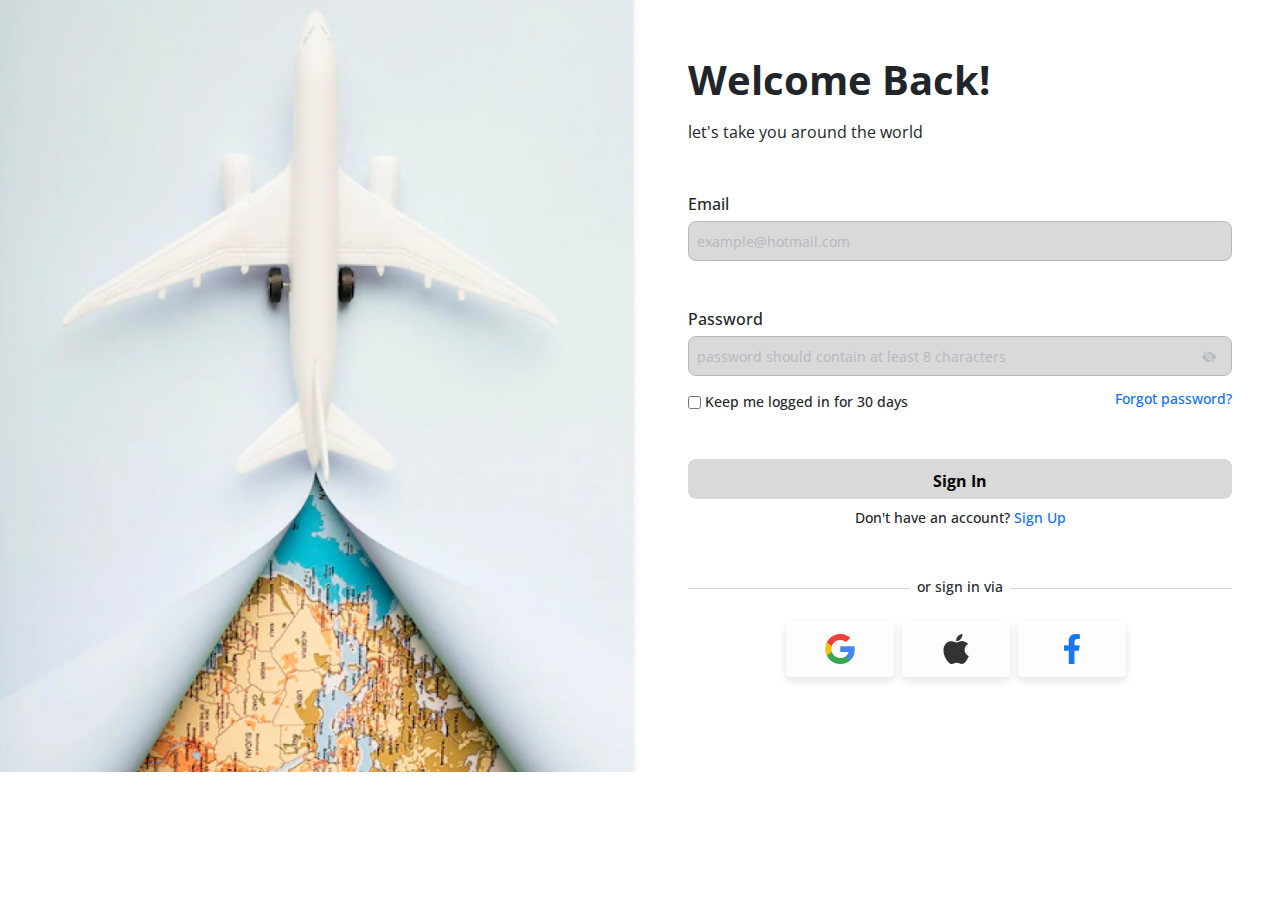
<file: index.html>
<!DOCTYPE html>
<html lang="en">
<head>
    <meta charset="UTF-8">
    <meta http-equiv="X-UA-Compatible" content="IE=edge">
    <meta name="viewport" content="width=device-width, initial-scale=1.0">
    <link rel="stylesheet" href="https://cdn.jsdelivr.net/npm/bootstrap-icons@1.8.3/font/bootstrap-icons.css">
    <link rel="stylesheet" href="css/bootstrap.css">
    <link rel="stylesheet" href="css/login.css">
    <title>Login</title>
</head>
<body>
    <div class="container-fluid">
        <div class="row">
            <div class="col-lg-6 login-image-container img-responsive">
                
            </div>
            <div class="col-lg-6 form section my-5">
                <div class="container">
                    <form action="login" id="form" class="mx-4">
                        <h4>Welcome Back!</h4>
                        <p>let's take you around the world</p>
                        <div class="form-body mt-5">
                            <label for="email">Email</label><br>
                            <input type="email" id="email-input" placeholder="example@hotmail.com" onkeydown="validation()">
                            <p id="email-error"></p>

                            <label for="password" class="password-label">Password</label>
                            <input type="password" id="password-input" placeholder="password should contain at least 8 characters" onkeydown="passwordValidation()">
                            <span class="eye" onclick="togglePassword ()">
                                <i class="bi bi-eye-fill eye-open"></i>
                                <i class="bi bi-eye-slash-fill eye-closed"></i>
                            </span>
                            <span id="password-error"></span>

                            <div class="forgot-password d-flex justify-content-between"> 
                                <div class="check-box d-flex align-items-center"> 
                                    <input type="checkbox" name="" id="logged-in">
                                    <label for="" class="small-text ps-1 pt-1">Keep me logged in for 30 days</label>
                                </div>
                                <div class="forgot">
                                    <a href="#" class="small-text">Forgot password?</a><br>
                                </div>
                            </div>
                           

                            <button class="fw-bold mb-2" type="submit">Sign In</button>
                            <p class="small-text text-center mb-5">Don't have an account? <span class="text-primary small-text text-center"><a href="#">Sign Up</a></span></p>
                            <p class="small-text text-center mb-4 hr-lines">or sign in via</p>
                            <div class="socials-section mb-5">
                                <div class="socials-login d-flex justify-content-center align-items-center">
                                    <div class="google login-social-image-box"><img src="images/Google.png" alt="google"></div>
                                    <div class="apple login-social-image-box"><img src="images/apple.png" alt="apple"></div>
                                    <div class="facebook login-social-image-box"><img src="images/facebook.png" alt="facebook"></div>
                                </div>
                            </div>
                        </div>
                        
                    </form>
                </div>
            </div>
        </div>
    </div>

    <script src="js/login.js"></script>
    <script src="js/bootstrap.js"></script>
    
</body>
</html>
</file>
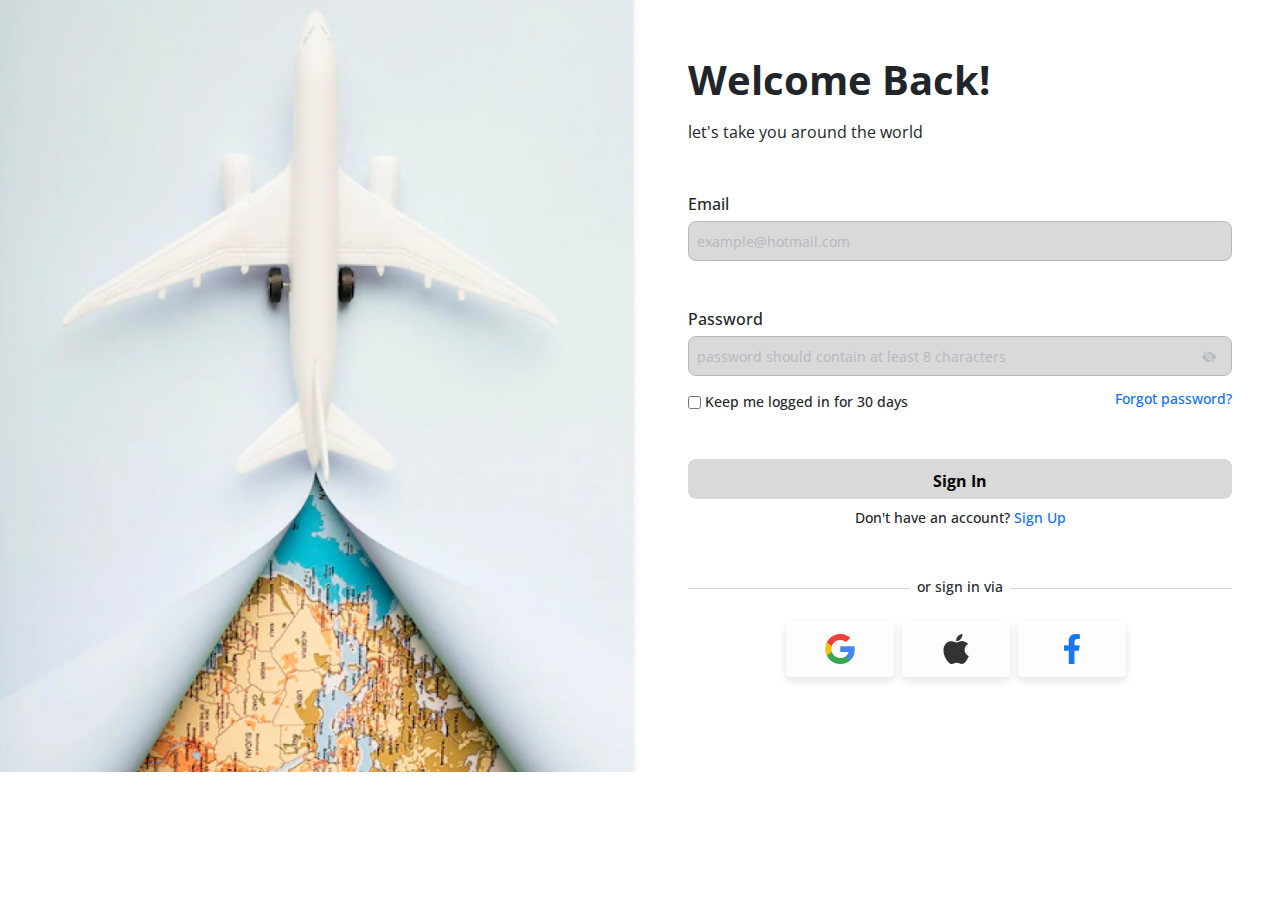
<file: login.html>
<!DOCTYPE html>
<html lang="en">
<head>
    <meta charset="UTF-8">
    <meta http-equiv="X-UA-Compatible" content="IE=edge">
    <meta name="viewport" content="width=device-width, initial-scale=1.0">
    <link rel="stylesheet" href="https://cdn.jsdelivr.net/npm/bootstrap-icons@1.8.3/font/bootstrap-icons.css">
    <link rel="stylesheet" href="css/bootstrap.css">
    <link rel="stylesheet" href="css/login.css">
    <title>Login</title>
</head>
<body>
    <div class="container-fluid">
        <div class="row">
            <div class="col-lg-6 login-image-container img-responsive">
                
            </div>
            <div class="col-lg-6 form section my-5">
                <div class="container">
                    <form action="login" id="form" class="mx-4">
                        <h4>Welcome Back!</h4>
                        <p>let's take you around the world</p>
                        <div class="form-body mt-5">
                            <label for="email">Email</label><br>
                            <input type="email" id="email-input" placeholder="example@hotmail.com" onkeydown="validation()">
                            <p id="email-error"></p>

                            <label for="password" class="password-label">Password</label>
                            <input type="password" id="password-input" placeholder="password should contain at least 8 characters" onkeydown="passwordValidation()">
                            <span class="eye" onclick="togglePassword ()">
                                <i class="bi bi-eye-fill eye-open"></i>
                                <i class="bi bi-eye-slash-fill eye-closed"></i>
                            </span>
                            <span id="password-error"></span>

                            <div class="forgot-password d-flex justify-content-between"> 
                                <div class="check-box d-flex align-items-center"> 
                                    <input type="checkbox" name="" id="logged-in">
                                    <label for="" class="small-text ps-1 pt-1">Keep me logged in for 30 days</label>
                                </div>
                                <div class="forgot">
                                    <a href="#" class="small-text">Forgot password?</a><br>
                                </div>
                            </div>
                           

                            <button class="fw-bold mb-2" type="submit">Sign In</button>
                            <p class="small-text text-center mb-5">Don't have an account? <span class="text-primary small-text text-center"><a href="#">Sign Up</a></span></p>
                            <p class="small-text text-center mb-4 hr-lines">or sign in via</p>
                            <div class="socials-section mb-5">
                                <div class="socials-login d-flex justify-content-center align-items-center">
                                    <div class="google login-social-image-box"><img src="/images/Google.png" alt="google"></div>
                                    <div class="apple login-social-image-box"><img src="/images/apple.png" alt="apple"></div>
                                    <div class="facebook login-social-image-box"><img src="/images/facebook.png" alt="facebook"></div>
                                </div>
                            </div>
                        </div>
                        
                    </form>
                </div>
            </div>
        </div>
    </div>

    <script src="js/login.js"></script>
    <script src="js/bootstrap.js"></script>
    
</body>
</html>
</file>
<file: css/login.css>
@import url('https://fonts.googleapis.com/css2?family=Open+Sans:ital,wght@0,300;0,400;0,500;0,600;0,700;0,800;1,300;1,400;1,500;1,600;1,700;1,800&display=swap');

* {
    padding: 0;
    margin: 0;
    box-sizing: border-box;
}

body {
    font-family: 'Open Sans';
}

.login-image-container{
    background: url(../images/loginbg.jpg);
    background-position: center;
    background-size: cover;
    background-repeat: no-repeat;
    height: 772px;
}

a {
    text-decoration: none;
    font-weight: 500;
}

h4 {
    font-size: 40px;
    font-weight: 700;
    line-height: 64px;
    margin-bottom: 8px;
}

.small-text {
    font-size: 14px;
    font-weight: 500;
}

#password-input, #email-input, button {
    width: 100%;
    height: 40px;
    padding: 10px 8px;
    border-radius: 8px;
    border: 0.5px solid #B4B8C0;
    background-color: #d9d9d9;
    color: black;
    outline: none;
    font-size: 16px;
}

.eye {
  position: absolute;
  margin-left: -30px;
  padding-top: 10px;
  cursor: pointer;
  color: #B4B8C0;
  font-size: 14px;
}

.eye-open {
    display: none;
}

#email-error, #password-error {
    display: block;
    font-weight: 500;
    padding: 5px;
    font-size: 14px;
}


button {
    border: none;
    color: black;
}

.password-label {
    margin-top: 20px;
}

::placeholder {
    color: #B4B8C0;
    font-size: 14px;
}

label {
    font-size: 16px;
    line-height: 24px;
    font-weight: 500;
    margin-bottom: 5px;
}

.forgot-password {
    margin-bottom: 40px;
}

.hr-lines {
    overflow: hidden;
    text-align: center;
}

.hr-lines:before, .hr-lines:after {
    content: '';
    height: 1px;
    width: 50%;
    vertical-align: middle;
    background: #d9d9d9;
    display: inline-block;
    position: relative;
}

.hr-lines:before{
    margin-left: -50%;
    right: 0.5em;
}

.hr-lines:after {
    margin-right: -50%;
    left: 0.5em;
}

.login-social-image-box {
    width: 108px;
    height: 56px;
    background: #FDFDFD;
    border-radius: 5px;
    box-shadow: 0px 4px 8px rgba(14, 31, 53, 0.12);
    margin-right: 8px;
    display: flex;
    align-items: center;
    justify-content: center;
}



@media (max-width: 769px) {

    .forgot-password a, .forgot-password label{
        font-size: 11px;
    }

    .login-image-container {
        display: none;
    }

    ::placeholder {
        font-size: 12px;
    }

    .eye {
        padding: 10px 0px 0px 5px;
    }
}
</file>
